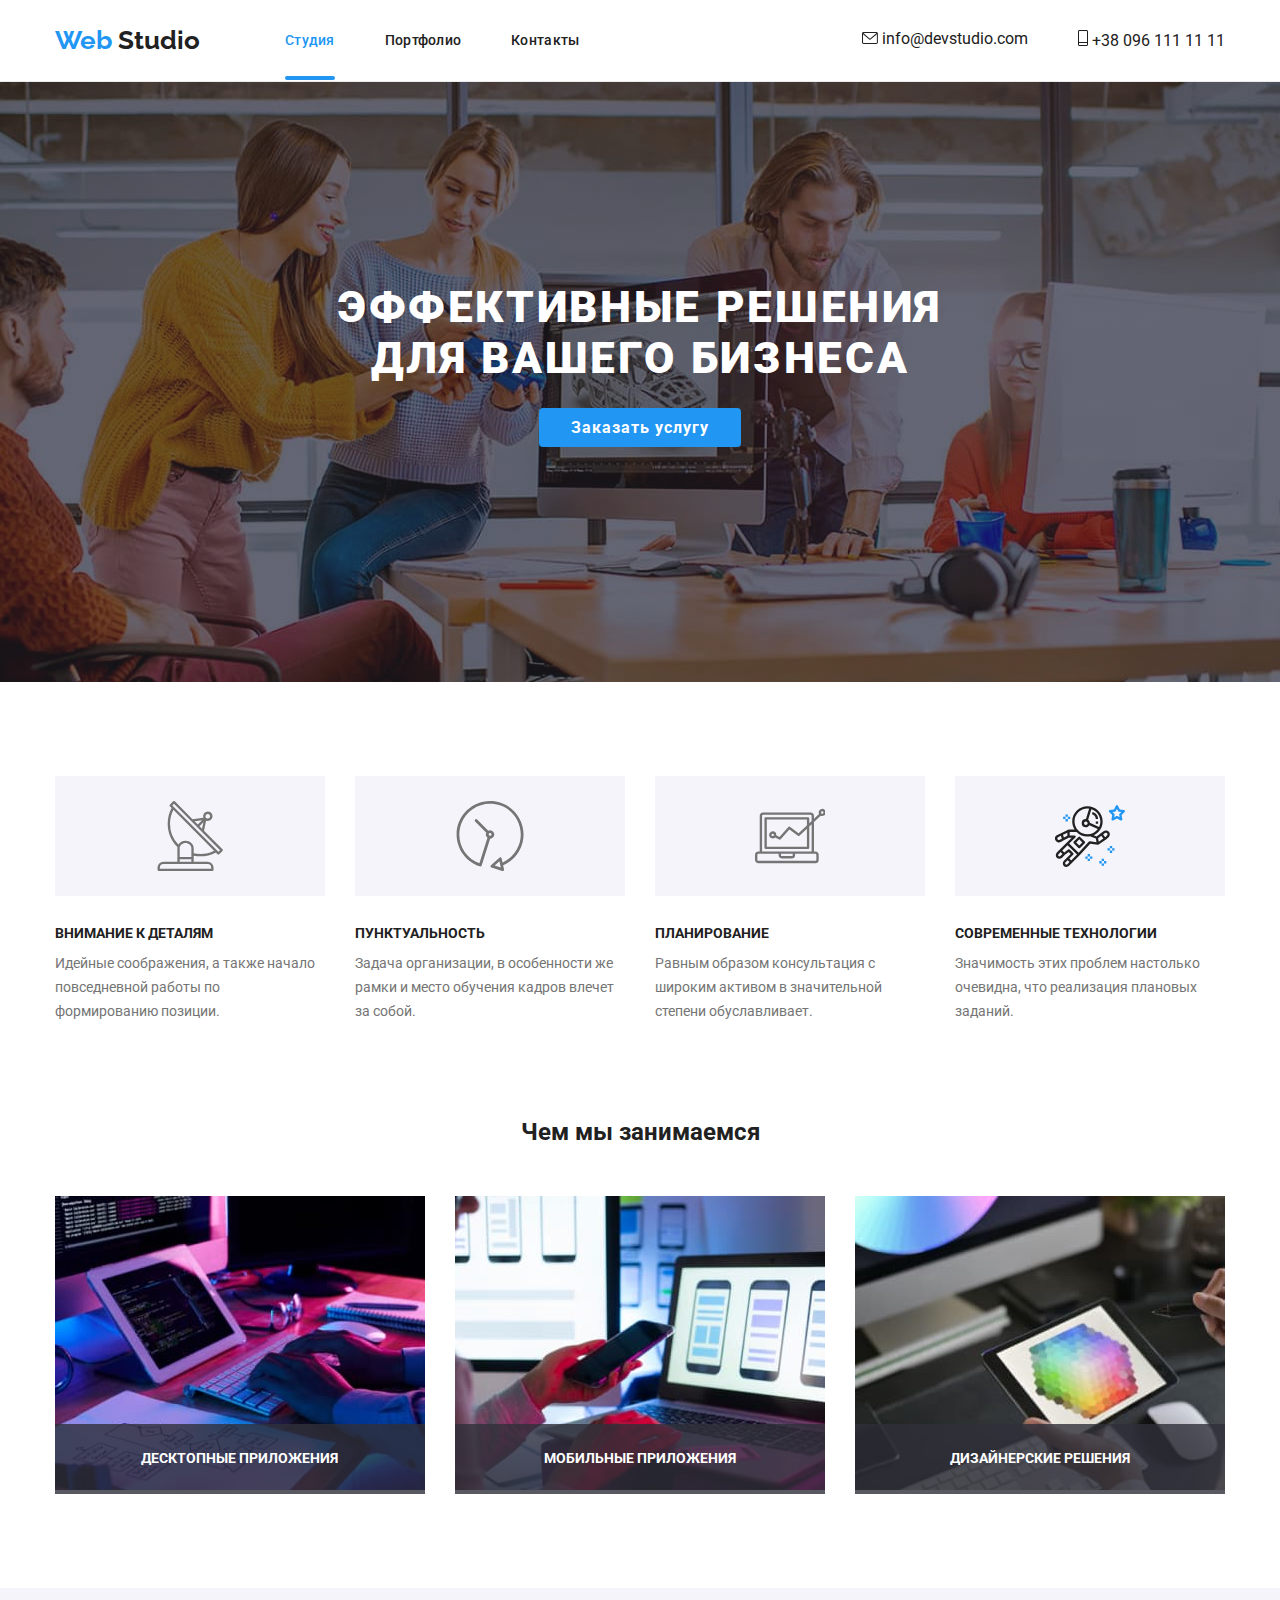
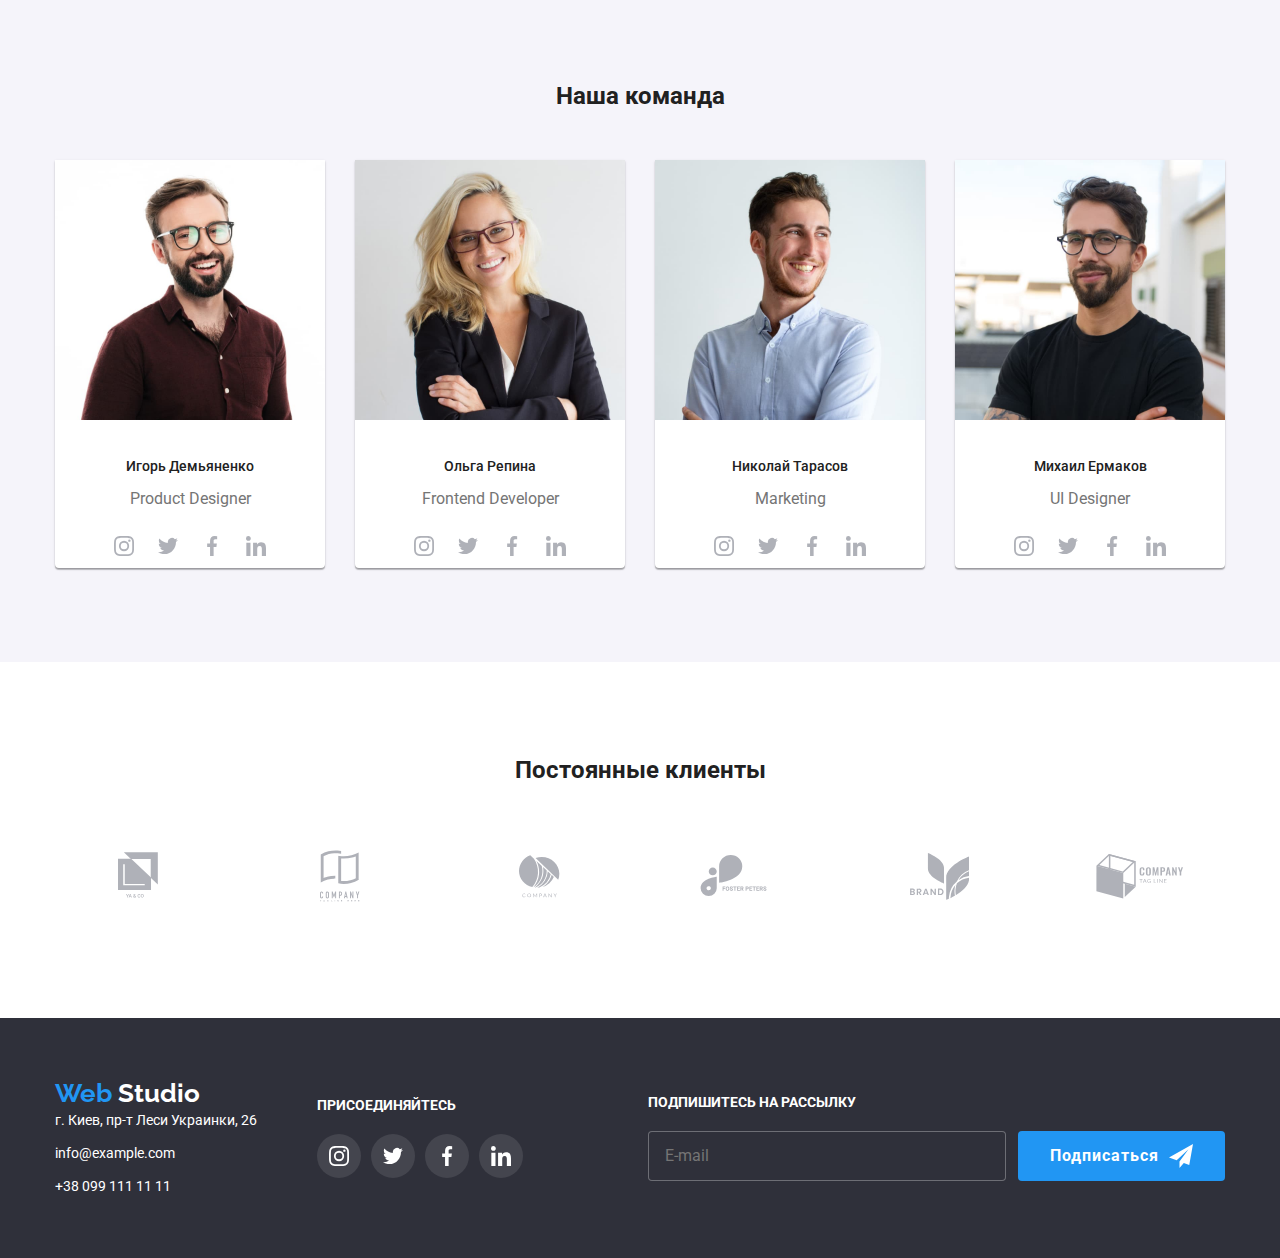
<file: index.html>
<!DOCTYPE html>
<html lang="ru">
  <head>
    <meta charset="UTF-8" />
    <meta name="viewport" content="width=device-width, initial-scale=1.0" />
    <title>Студия</title>
    <link
      href="https://fonts.googleapis.com/css2?family=Raleway:wght@700&family=Roboto:wght@400;500;700;900&display=swap"
      rel="stylesheet"
    />
    <link rel="stylesheet" href="./css/normalize.css" />
    <link rel="stylesheet" href="./css/styles.css" />
  </head>

  <body>
    <header class="page-header">
      <div class="container flexbox page-content">
        <a class="logo link" href="./">
          <span>
            <span class="web"> Web </span>
            <span class="studio">Studio</span>
          </span>
        </a>

        <nav class="navigation">
          <ul class="site-nav list menu-list">
            <li class="menu-item">
              <a href="#" class="link current">Студия</a>
            </li>
            <li class="menu-item">
              <a href="./portfolio.html" class="link">Портфолио</a>
            </li>
            <li class="menu-item"><a href="#" class="link">Контакты</a></li>
          </ul>
        </nav>
        <div class="contact-us">
          <a href="mailto:info@devstudio.com" class="mail-link link">
            <svg class="adv-svg" width="16" height="12">
              <use href="./svg-optimized/sprite-t.svg#icon-envelope"></use>
            </svg>
            info@devstudio.com</a
          >

          <a href="tel:+380961111111" class="tel-link link">
            <svg class="adv-svg" width="10" height="16">
              <use href="./svg-optimized/sprite-t.svg#icon-mobile"></use>
            </svg>
            +38 096 111 11 11</a
          >
        </div>
      </div>
    </header>
    <main>
      <section class="hero">
        <div class="hero-content">
          <h1 class="hero-title">
            Эффективные решения <br />
            для вашего бизнеса
          </h1>
          <a class="button link" data-modal-open href="#">Заказать услугу</a>
        </div>
      </section>
      <section class="section section-padding advantage">
        <div class="container flexbox">
          <h2 class="section-title visually-hidden">Наши преимущества</h2>
          <ul class="list advantage-list">
            <li class="advantage-item">
              <div class="adv-icon">
                <svg class="adv-svg" width="70" height="70">
                  <use href="./svg-optimized/sprite-t.svg#icon-satellite"></use>
                </svg>
              </div>

              <h3 class="advantage-title">Внимание к деталям</h3>
              <p class="advantage-text">
                Идейные соображения, а также начало повседневной работы по
                формированию позиции.
              </p>
            </li>
            <li class="advantage-item">
              <div class="adv-icon">
                <svg class="adv-svg" width="70" height="70">
                  <use href="./svg-optimized/sprite-t.svg#icon-clock"></use>
                </svg>
              </div>
              <h3 class="advantage-title">Пунктуальность</h3>
              <p class="advantage-text">
                Задача организации, в особенности же рамки и место обучения
                кадров влечет за собой.
              </p>
            </li>
            <li class="advantage-item">
              <div class="adv-icon">
                <svg class="adv-svg" width="70" height="70">
                  <use href="./svg-optimized/sprite-t.svg#icon-diagram"></use>
                </svg>
              </div>
              <h3 class="advantage-title">Планирование</h3>
              <p class="advantage-text">
                Равным образом консультация с широким активом в значительной
                степени обуславливает.
              </p>
            </li>
            <li class="advantage-item">
              <div class="adv-icon">
                <svg class="adv-svg" width="70" height="70">
                  <use href="./svg-optimized/sprite-t.svg#icon-astronaut"></use>
                </svg>
              </div>
              <h3 class="advantage-title">Современные технологии</h3>
              <p class="advantage-text">
                Значимость этих проблем настолько очевидна, что реализация
                плановых заданий.
              </p>
            </li>
          </ul>
        </div>
      </section>
      <section class="section padding-bottom occupations">
        <div class="container">
          <h2 class="section-title">Чем мы занимаемся</h2>
          <ul class="list occupations-list">
            <li class="occupations-item">
              <div class="adv-box">
                <img src="./images/we-do-1.jpg" alt="Десктопные приложения" />
                <p class="work-title">Десктопные приложения</p>
              </div>
            </li>
            <li class="occupations-item">
              <div class="adv-box">
                <img src="./images/we-do-2.jpg" alt="Мобильные приложения" />
                <p class="work-title">Мобильные приложения</p>
              </div>
            </li>
            <li class="occupations-item">
              <div class="adv-box">
                <img src="./images/we-do-3.jpg" alt="Дизайнерские решения" />
                <p class="work-title">Дизайнерские решения</p>
              </div>
            </li>
          </ul>
        </div>
      </section>
      <section class="section team-background section-padding members">
        <div class="container">
          <h2 class="section-title">Наша команда</h2>
          <ul class="list members-list">
            <li class="members-item">
              <img
                src="./images/team-member-1.jpg"
                alt="Игорь Демьяненко"
                width="270"
                height="260"
              />
              <h3 class="team">Игорь Демьяненко</h3>
              <p class="team-position" lang="en">Product Designer</p>
              <ul class="socials-list list">
                <li class="team-social">
                  <a
                    class="social-item"
                    href="https://www.instagram.com/"
                    target="_blank"
                    rel="noopener noreferrer"
                    aria-label="ссылка Instagram"
                  >
                    <svg class="social-svg" width="20" height="20">
                      <use
                        href="./svg-optimized/sprite-t.svg#icon-instagram"
                      ></use>
                    </svg>
                  </a>
                </li>
                <li class="team-social">
                  <a
                    class="social-item"
                    href="https://www.twitter.com"
                    target="_blank"
                    rel="noopener noreferrer"
                    aria-label="ссылка Twitter"
                  >
                    <svg class="social-svg" width="20" height="20">
                      <use
                        href="./svg-optimized/sprite-t.svg#icon-twitter"
                      ></use>
                    </svg>
                  </a>
                </li>
                <li class="team-social">
                  <a
                    class="social-item"
                    href="https://www.facebook.com"
                    target="_blank"
                    rel="noopener noreferrer"
                    aria-label="ссылка Facebook"
                  >
                    <svg class="social-svg" width="20" height="20">
                      <use
                        href="./svg-optimized/sprite-t.svg#icon-facebook"
                      ></use>
                    </svg>
                  </a>
                </li>
                <li class="team-social">
                  <a
                    class="social-item"
                    href="https://www.linkedin.com"
                    target="_blank"
                    rel="noopener noreferrer"
                    aria-label="ссылка LinkedIn"
                  >
                    <svg class="social-svg" width="20" height="20">
                      <use
                        href="./svg-optimized/sprite-t.svg#icon-linkedin"
                      ></use>
                    </svg>
                  </a>
                </li>
              </ul>
            </li>
            <li class="members-item">
              <img
                src="./images/team-member-2.jpg"
                alt="Ольга Репина"
                width="270"
                height="260"
              />
              <h3 class="team">Ольга Репина</h3>
              <p class="team-position" lang="en">Frontend Developer</p>
              <ul class="socials-list list">
                <li class="team-social">
                  <a
                    class="social-item"
                    href="https://www.instagram.com/"
                    target="_blank"
                    rel="noopener noreferrer"
                    aria-label="ссылка Instagram"
                  >
                    <svg class="social-svg" width="20" height="20">
                      <use
                        href="./svg-optimized/sprite-t.svg#icon-instagram"
                      ></use>
                    </svg>
                  </a>
                </li>
                <li class="team-social">
                  <a
                    class="social-item"
                    href="https://www.twitter.com"
                    target="_blank"
                    rel="noopener noreferrer"
                    aria-label="ссылка Twitter"
                  >
                    <svg class="social-svg" width="20" height="20">
                      <use
                        href="./svg-optimized/sprite-t.svg#icon-twitter"
                      ></use>
                    </svg>
                  </a>
                </li>
                <li class="team-social">
                  <a
                    class="social-item"
                    href="https://www.facebook.com"
                    target="_blank"
                    rel="noopener noreferrer"
                    aria-label="ссылка Facebook"
                  >
                    <svg class="social-svg" width="20" height="20">
                      <use
                        href="./svg-optimized/sprite-t.svg#icon-facebook"
                      ></use>
                    </svg>
                  </a>
                </li>
                <li class="team-social">
                  <a
                    class="social-item"
                    href="https://www.linkedin.com"
                    target="_blank"
                    rel="noopener noreferrer"
                    aria-label="ссылка LinkedIn"
                  >
                    <svg class="social-svg" width="20" height="20">
                      <use
                        href="./svg-optimized/sprite-t.svg#icon-linkedin"
                      ></use>
                    </svg>
                  </a>
                </li>
              </ul>
            </li>
            <li class="members-item">
              <img
                src="./images/team-member-3.jpg"
                alt="Николай Тарасов"
                width="270"
                height="260"
              />
              <h3 class="team">Николай Тарасов</h3>
              <p class="team-position" lang="en">Marketing</p>
              <ul class="socials-list list">
                <li class="team-social">
                  <a
                    class="social-item"
                    href="https://www.instagram.com/"
                    target="_blank"
                    rel="noopener noreferrer"
                    aria-label="ссылка Instagram"
                  >
                    <svg class="social-svg" width="20" height="20">
                      <use
                        href="./svg-optimized/sprite-t.svg#icon-instagram"
                      ></use>
                    </svg>
                  </a>
                </li>
                <li class="team-social">
                  <a
                    class="social-item"
                    href="https://www.twitter.com"
                    target="_blank"
                    rel="noopener noreferrer"
                    aria-label="ссылка Twitter"
                  >
                    <svg class="social-svg" width="20" height="20">
                      <use
                        href="./svg-optimized/sprite-t.svg#icon-twitter"
                      ></use>
                    </svg>
                  </a>
                </li>
                <li class="team-social">
                  <a
                    class="social-item"
                    href="https://www.facebook.com"
                    target="_blank"
                    rel="noopener noreferrer"
                    aria-label="ссылка Facebook"
                  >
                    <svg class="social-svg" width="20" height="20">
                      <use
                        href="./svg-optimized/sprite-t.svg#icon-facebook"
                      ></use>
                    </svg>
                  </a>
                </li>
                <li class="team-social">
                  <a
                    class="social-item"
                    href="https://www.linkedin.com"
                    target="_blank"
                    rel="noopener noreferrer"
                    aria-label="ссылка LinkedIn"
                  >
                    <svg class="social-svg" width="20" height="20">
                      <use
                        href="./svg-optimized/sprite-t.svg#icon-linkedin"
                      ></use>
                    </svg>
                  </a>
                </li>
              </ul>
            </li>

            <li class="members-item">
              <img
                src="./images/team-member-4.jpg"
                alt="Михаил Ермаков"
                width="270"
                height="260"
              />
              <h3 class="team">Михаил Ермаков</h3>
              <p class="team-position" lang="en">UI Designer</p>
              <ul class="socials-list list">
                <li class="team-social">
                  <a
                    class="social-item"
                    href="https://www.instagram.com/"
                    target="_blank"
                    rel="noopener noreferrer"
                    aria-label="ссылка Instagram"
                  >
                    <svg class="social-svg" width="20" height="20">
                      <use
                        href="./svg-optimized/sprite-t.svg#icon-instagram"
                      ></use>
                    </svg>
                  </a>
                </li>
                <li class="team-social">
                  <a
                    class="social-item"
                    href="https://www.twitter.com"
                    target="_blank"
                    rel="noopener noreferrer"
                    aria-label="ссылка Twitter"
                  >
                    <svg class="social-svg" width="20" height="20">
                      <use
                        href="./svg-optimized/sprite-t.svg#icon-twitter"
                      ></use>
                    </svg>
                  </a>
                </li>
                <li class="team-social">
                  <a
                    class="social-item"
                    href="https://www.facebook.com"
                    target="_blank"
                    rel="noopener noreferrer"
                    aria-label="ссылка Facebook"
                  >
                    <svg class="social-svg" width="20" height="20">
                      <use
                        href="./svg-optimized/sprite-t.svg#icon-facebook"
                      ></use>
                    </svg>
                  </a>
                </li>
                <li class="team-social">
                  <a
                    class="social-item"
                    href="https://www.linkedin.com"
                    target="_blank"
                    rel="noopener noreferrer"
                    aria-label="ссылка LinkedIn"
                  >
                    <svg class="social-svg" width="20" height="20">
                      <use
                        href="./svg-optimized/sprite-t.svg#icon-linkedin"
                      ></use>
                    </svg>
                  </a>
                </li>
              </ul>
            </li>
          </ul>
        </div>
      </section>
      <section class="section clients section-padding">
        <div class="container">
          <h2 class="section-title">Постоянные клиенты</h2>
          <ul class="list clients-list">
            <li class="clients-item">
              <a class="clients-link" href="">
                <svg class="adv-svg" width="44" height="49">
                  <use href="./svg-optimized/sprite-t.svg#icon-client1"></use>
                </svg>
              </a>
              <!-- <img src="./images/client-1.png" alt="Client-1" /> -->
            </li>
            <li class="clients-item">
              <a class="clients-link" href="">
                <svg class="adv-svg" width="40" height="52">
                  <use href="./svg-optimized/sprite-t.svg#icon-client2"></use>
                </svg>
              </a>
              <!-- <img src="./images/client-2.png" alt="Client-2" /> -->
            </li>
            <li class="clients-item">
              <a class="clients-link" href="">
                <svg class="adv-svg" width="41" height="43">
                  <use href="./svg-optimized/sprite-t.svg#icon-client3"></use>
                </svg>
              </a>
              <!-- <img src="./images/client-3.png" alt="Client-3" /> -->
            </li>
            <li class="clients-item">
              <a class="clients-link" href="">
                <svg class="adv-svg" width="80" height="42">
                  <use href="./svg-optimized/sprite-t.svg#icon-client4"></use>
                </svg>
              </a>
              <!-- <img src="./images/client-4.png" alt="Client-4" /> -->
            </li>
            <li class="clients-item">
              <a class="clients-link" href="">
                <svg class="adv-svg" width="59" height="47">
                  <use href="./svg-optimized/sprite-t.svg#icon-client5"></use>
                </svg>
              </a>
              <!-- <img src="./images/client-5.png" alt="Client-5" /> -->
            </li>
            <li class="clients-item">
              <a class="clients-link" href="">
                <svg class="adv-svg" width="88" height="45">
                  <use href="./svg-optimized/sprite-t.svg#icon-client6"></use>
                </svg>
              </a>
              <!-- <img src="./images/client-6.png" alt="Client-6" /> -->
            </li>
          </ul>
        </div>
      </section>
    </main>
    <footer class="footer">
      <div class="container footer-flex">
        <div class="footer-info">
          <a class="link logo logo-footer" href="./"
            ><span class="web"> Web </span>
            <span class="studio-footer"> Studio </span></a
          >
          <address>
            <ul class="list contacts">
              <li class="contacts-item">
                <a
                  href="https://goo.gl/maps/ffvtFqzXijoDNauG9"
                  target="_blank"
                  rel="noopener noreferrer"
                  class="link"
                  >г. Киев, пр-т Леси Украинки, 26</a
                >
              </li>
              <li class="contacts-item">
                <a href="mailto:info@example.com " class="link"
                  >info@example.com</a
                >
              </li>
              <li class="contacts-item">
                <a href="tel:+380991111111" class="link">+38 099 111 11 11</a>
              </li>
            </ul>
          </address>
        </div>
        <div class="footer-join">
          <p class="call">Присоединяйтесь</p>
          <ul class="join-list list">
            <li class="footer-social">
              <a
                class="link social-item"
                href="https://www.instagram.com/"
                target="_blank"
                rel="noopener noreferrer"
                aria-label="ссылка Инстаграм"
              >
                <svg class="footer-svg" width="20" height="20">
                  <use href="./svg-optimized/sprite-t.svg#icon-instagram"></use>
                </svg>
              </a>
            </li>
            <li class="footer-social">
              <a
                class="link social-item"
                href="https://twitter.com/"
                target="_blank"
                rel="noopener noreferrer"
                aria-label="ссылка Твиттер"
              >
                <svg class="footer-svg" width="20" height="20">
                  <use href="./svg-optimized/sprite-t.svg#icon-twitter"></use>
                </svg>
              </a>
            </li>
            <li class="footer-social">
              <a
                class="link social-item"
                href="https://facebook.com/"
                target="_blank"
                rel="noopener noreferrer"
                aria-label="ссылка Фейсбук"
              >
                <svg class="footer-svg" width="20" height="20">
                  <use href="./svg-optimized/sprite-t.svg#icon-facebook"></use>
                </svg>
              </a>
            </li>
            <li class="footer-social">
              <a
                class="link social-item"
                href="https://www.linkedin.com/"
                target="_blank"
                rel="noopener noreferrer"
                aria-label="ссылка Линкедин"
              >
                <svg class="footer-svg" width="20" height="20">
                  <use href="./svg-optimized/sprite-t.svg#icon-linkedin"></use>
                </svg>
              </a>
            </li>
          </ul>
        </div>

        <form class="subscribe">
          <div class="text-form">
            <p class="call">Подпишитесь на рассылку</p>
            <div class="form-content">
              <div class="form-email">
                <input type="email" name="email" placeholder="E-mail" />
              </div>
              <div class="form-button">
                <button class="button centre" type="submit">
                  Подписаться
                  <svg class="adv-svg send-svg" width="24" height="24">
                    <use
                      href="./svg-optimized/sprite-form-opti.svg#icon-send-icon"
                    ></use>
                  </svg>
                </button>
              </div>
            </div>
          </div>
        </form>
      </div>
    </footer>
    <div class="backdrop is-hidden" data-modal>
      <div class="modal">
        <form class="registration-form">
          <button class="btn-close" data-modal-close>
            <svg width="18" height="18">
              <use href="./svg-optimized/close-black.svg"></use>
            </svg>
          </button>

          <p class="message">Оставьте свои данные, мы вам перезвоним</p>
          <div class="form-field">
            <label class="form-field-label" for="user-name">Имя</label>
            <input
              class="form-field-input"
              type="text"
              name="user-name"
              id="user-name"
            />
            <svg class="form-field-icon" width="18" height="18">
              <use
                href="./svg-optimized/sprite-form-opti.svg#icon-person-icon"
              ></use>
            </svg>
          </div>
          <div class="form-field">
            <label class="form-field-label" for="user-tel">Телефон</label>
            <input
              class="form-field-input"
              type="tel"
              name="user-tel"
              id="user-tel"
            />
            <svg class="form-field-icon" width="18" height="18">
              <use
                href="./svg-optimized/sprite-form-opti.svg#icon-phone-icon"
              ></use>
            </svg>
          </div>
          <div class="form-field">
            <label class="form-field-label" for="user-email">Почта</label>
            <input
              class="form-field-input"
              type="email"
              name="user-email"
              id="user-email"
            />
            <svg class="form-field-icon" width="18" height="16">
              <use
                href="./svg-optimized/sprite-form-opti.svg#icon-email-icon"
              ></use>
            </svg>
          </div>
          <div class="form-field">
            <label class="form-field-label" for="comments">Комментарий</label>
            <textarea
              class="form-field-comment"
              name="comments"
              id="comments"
              cols="40"
              rows="5"
              placeholder="Введите текст"
            ></textarea>
          </div>
          <label class="policy">
            <input class="checkbox" type="checkbox" name="policy" id="policy" />
            <span class="checkbox-icon"></span>
            <span class="policy-text">
              Соглашаюсь с рассылкой и принимаю
              <a href="">Условия договора</a>
            </span>
          </label>

          <button class="btn-submit button" type="submit">Отправить</button>
        </form>
      </div>
    </div>
    <script src="./js/modal.js"></script>
  </body>
</html>
</file>
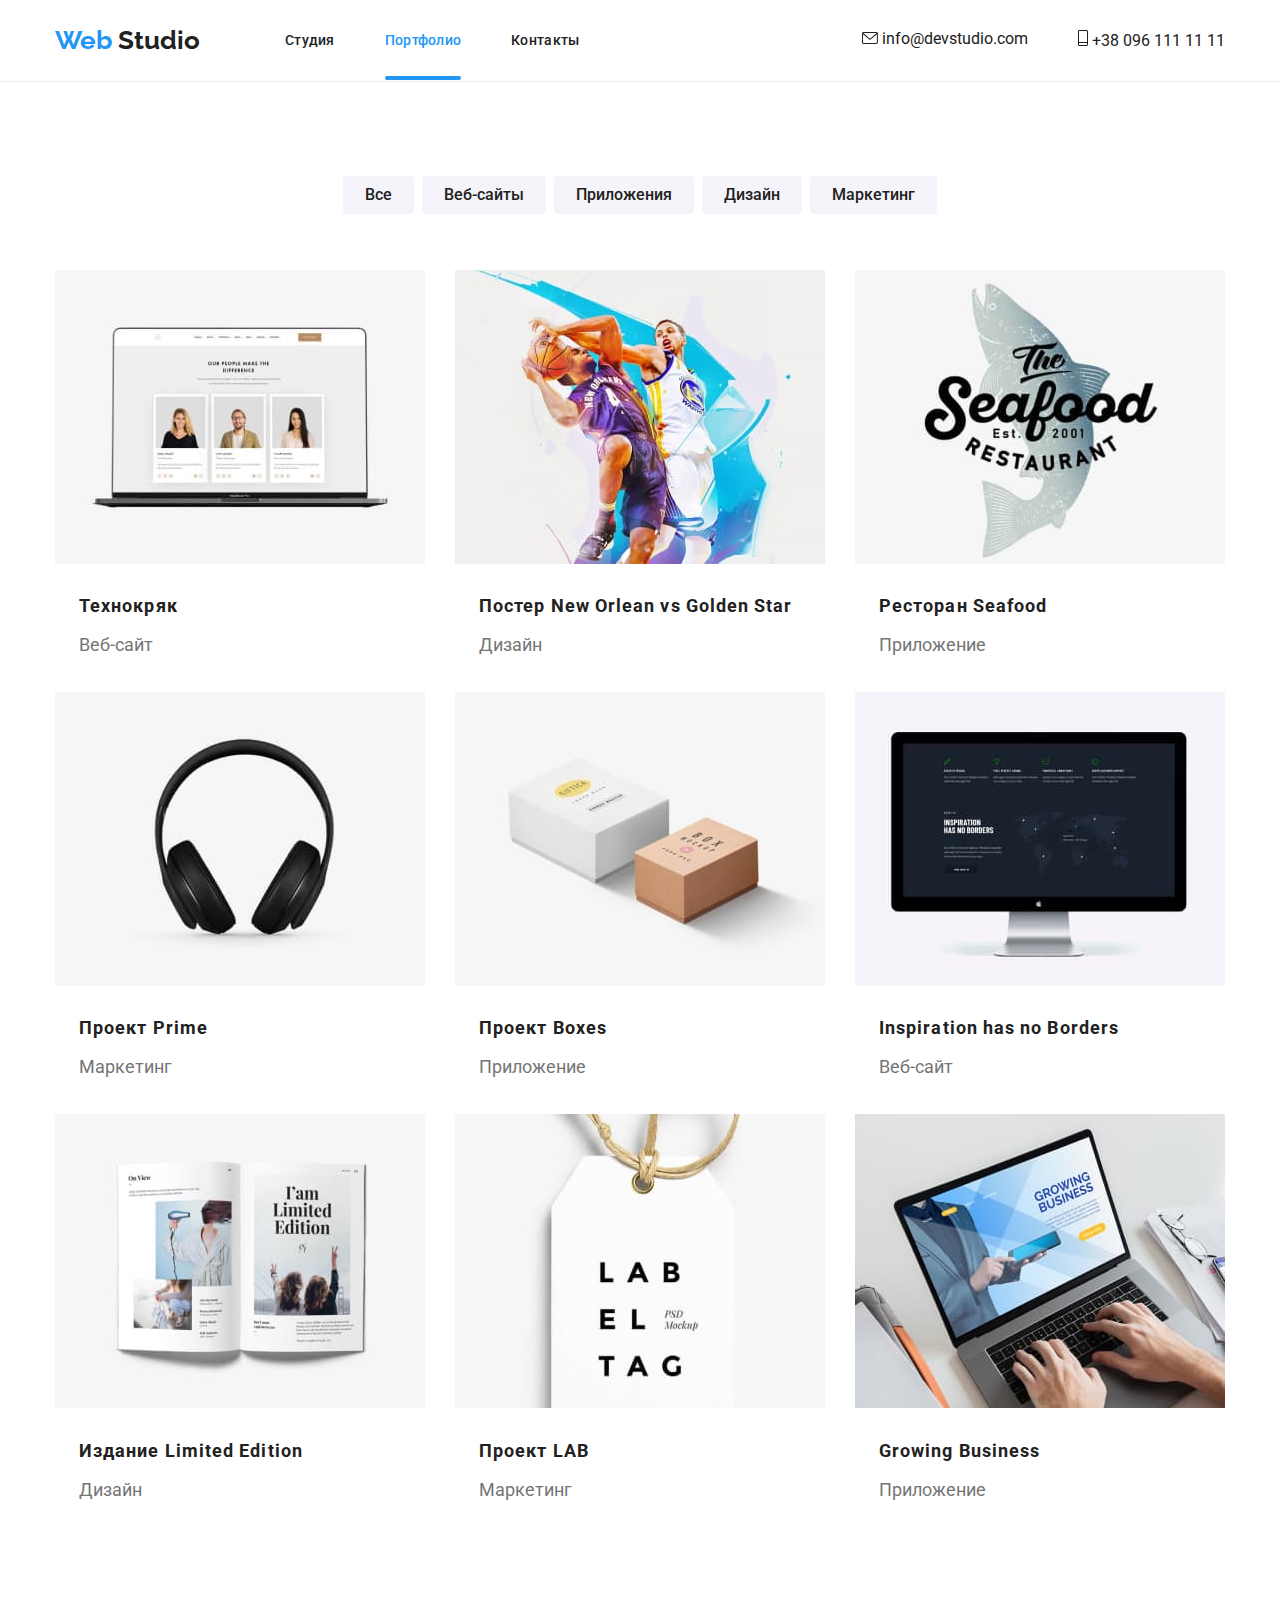
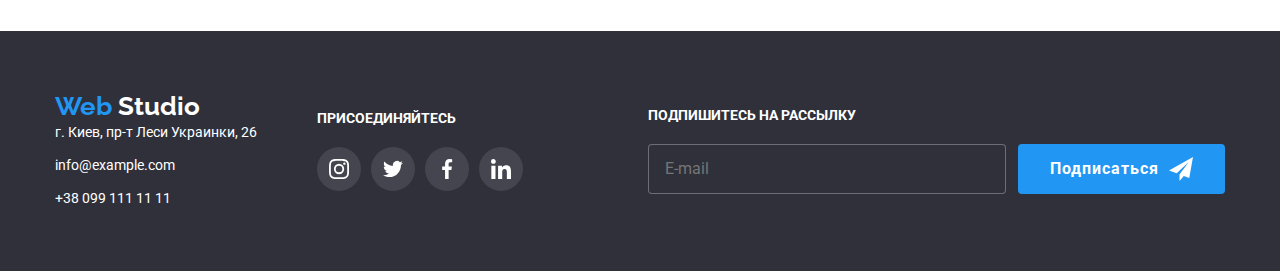
<file: portfolio.html>
<!DOCTYPE html>
<html lang="ru">
  <head>
    <meta charset="UTF-8" />
    <meta name="viewport" content="width=device-width, initial-scale=1.0" />
    <title lang="en">Portfolio</title>
    <link
      href="https://fonts.googleapis.com/css2?family=Raleway:wght@700&family=Roboto:wght@400;500;700;900&display=swap"
      rel="stylesheet"
    />
    <link
      href="https://fonts.googleapis.com/css2?family=Raleway:wght@700&family=Roboto:wght@400;500;700&display=swap"
      rel="stylesheet"
    />
    <link rel="stylesheet" href="./css/normalize.css" />
    <link rel="stylesheet" href="./css/styles.css" />
  </head>
  <body>
    <header class="page-header">
      <div class="container flexbox page-content">
        <a class="logo link" href="./">
          <span>
            <span class="web"> Web </span>
            <span class="studio">Studio</span>
          </span>
        </a>

        <nav class="navigation">
          <ul class="site-nav list menu-list">
            <li class="menu-item">
              <a href="#" class="link">Студия</a>
            </li>
            <li class="menu-item">
              <a href="./portfolio.html" class="link current">Портфолио</a>
            </li>
            <li class="menu-item"><a href="#" class="link">Контакты</a></li>
          </ul>
        </nav>
        <div class="contact-us">
          <a href="mailto:info@devstudio.com" class="mail-link link">
            <svg class="adv-svg" width="16" height="12">
              <use href="./svg-optimized/sprite-t.svg#icon-envelope"></use>
            </svg>
            info@devstudio.com</a
          >
          <a href="tel:+380961111111" class="tel-link link">
            <svg class="adv-svg" width="10" height="16">
              <use href="./svg-optimized/sprite-t.svg#icon-mobile"></use>
            </svg>
            +38 096 111 11 11</a
          >
        </div>
      </div>
    </header>
    <main>
      <section class="section section-padding">
        <div class="container">
          <h1 hidden>Portfolio</h1>
          <ul class="list button-list">
            <li class="button-item">
              <button class="button-filter" type="button">Все</button>
            </li>
            <li class="button-item">
              <button class="button-filter" type="button">Веб-сайты</button>
            </li>
            <li class="button-item">
              <button class="button-filter" type="button">Приложения</button>
            </li>
            <li class="button-item">
              <button class="button-filter" type="button">Дизайн</button>
            </li>
            <li class="button-item">
              <button class="button-filter" type="button">Маркетинг</button>
            </li>
          </ul>
          <h2 hidden>Project examples</h2>
          <ul class="list project-list">
            <li class="project-item">
              <a class="link" href="">
                <div class="box-project">
                  <img
                    src="./images/img1-optimized.jpg"
                    alt="Технокряк"
                    width="370"
                    height="294"
                  />
                  <p class="project-text">
                    Технокряк это современная площадка распространения
                    коронавируса. Компании используют эту платформу для
                    цифрового шпионажа и атак на защищённые сервера конкурентов.
                  </p>
                </div>
                <h3 class="project-title">Технокряк</h3>
                <p class="project-type">Веб-сайт</p>
              </a>
            </li>
            <li class="project-item">
              <a class="link" href="">
                <img
                  src="./images/img2-optimized.jpg"
                  alt="Постер New Orlean vs Golden Star"
                  width="370"
                  height="294"
                />
                <h3 class="project-title">Постер New Orlean vs Golden Star</h3>
                <p class="project-type">Дизайн</p>
                <p class="project-text visually-hidden">
                  Lorem ipsum, dolor sit amet consectetur adipisicing elit.
                  Repellat quaerat odit ratione pariatur provident eaque quo
                  exercitationem ab eius ut.
                </p>
              </a>
            </li>

            <li class="project-item">
              <a class="link" href="">
                <img
                  src="./images/img3-optimized.jpg"
                  alt="Ресторан Seafood"
                  width="370"
                  height="294"
                />
                <h3 class="project-title">Ресторан Seafood</h3>
                <p class="project-type">Приложение</p>
                <p class="project-text visually-hidden">
                  Lorem, ipsum dolor sit amet consectetur adipisicing elit. Ut,
                  nostrum ad, consequuntur adipisci aliquid placeat velit
                  accusantium reiciendis sed consequatur itaque illum quia,
                  facilis veritatis!
                </p>
              </a>
            </li>
            <li class="project-item">
              <a class="link" href="">
                <img
                  src="./images/img4-optimized.jpg"
                  alt="Проект Prime"
                  width="370"
                  height="294"
                />
                <h3 class="project-title">Проект Prime</h3>
                <p class="project-type">Маркетинг</p>
                <p class="project-text visually-hidden">
                  Lorem ipsum dolor, sit amet consectetur adipisicing elit.
                  Recusandae quibusdam eum quos nisi dolore nulla maiores
                  voluptatibus libero, nemo blanditiis! Eius sequi molestiae
                  consequuntur error!
                </p>
              </a>
            </li>
            <li class="project-item">
              <a class="link" href="">
                <img
                  src="./images/img5-optimized.jpg"
                  alt="Проект Boxes"
                  width="370"
                  height="294"
                />
                <h3 class="project-title">Проект Boxes</h3>
                <p class="project-type">Приложение</p>
                <p class="project-text visually-hidden">
                  Lorem ipsum dolor sit amet consectetur adipisicing elit.
                  Perferendis similique molestiae mollitia autem, nemo fuga
                  dicta eaque aspernatur maxime numquam reprehenderit illum, sit
                  obcaecati adipisci.
                </p>
              </a>
            </li>
            <li class="project-item">
              <a class="link" href="">
                <img
                  src="./images/img6-optimized.jpg"
                  alt="Inspiration has no Borders"
                  width="370"
                  height="294"
                />
                <h3 class="project-title">Inspiration has no Borders</h3>
                <p class="project-type">Веб-сайт</p>
                <p class="project-text visually-hidden">
                  Lorem ipsum dolor sit amet consectetur adipisicing elit.
                  Aperiam, odio eveniet esse minus commodi doloribus dolor
                  laudantium fuga consequuntur voluptatem! Ab labore hic qui
                  nemo?
                </p>
              </a>
            </li>
            <li class="project-item">
              <a class="link" href="">
                <img
                  src="./images/img7-optimized.jpg"
                  alt="Издание Limited Edition"
                  width="370"
                  height="294"
                />
                <h3 class="project-title">Издание Limited Edition</h3>
                <p class="project-type">Дизайн</p>
                <p class="project-text visually-hidden">
                  Lorem ipsum dolor sit amet consectetur adipisicing elit.
                  Architecto at, perspiciatis quae libero ab nam asperiores
                  nulla distinctio eius obcaecati quia culpa odio fugit
                  voluptates.
                </p>
              </a>
            </li>
            <li class="project-item">
              <a class="link" href="">
                <img
                  src="./images/img8-optimized.jpg"
                  alt="Технокряк"
                  width="370"
                  height="294"
                />
                <h3 class="project-title">Проект LAB</h3>
                <p class="project-type">Маркетинг</p>
                <p class="project-text visually-hidden">
                  Lorem ipsum dolor sit amet, consectetur adipisicing elit.
                  Distinctio, dignissimos quaerat facere voluptatibus, dolorem
                  molestiae molestias consectetur hic ex non suscipit animi
                  vitae saepe porro!
                </p>
              </a>
            </li>
            <li class="project-item">
              <a class="link" href="">
                <img
                  src="./images/img9-optimized.jpg "
                  alt="Growing Business"
                  width="370"
                  height="294"
                />
                <h3 class="project-title">Growing Business</h3>
                <p class="project-type">Приложение</p>
                <p class="project-text visually-hidden">
                  Lorem, ipsum dolor sit amet consectetur adipisicing elit.
                  Debitis aperiam voluptatem error voluptatum vero saepe
                  aspernatur sequi, aliquam doloremque eaque maiores quo tenetur
                  consequatur quod.
                </p>
              </a>
            </li>
          </ul>
        </div>
      </section>
    </main>
    <footer class="footer">
      <div class="container footer-flex">
        <div class="footer-info">
          <a class="link logo logo-footer" href="./"
            ><span class="web"> Web </span>
            <span class="studio-footer"> Studio </span></a
          >
          <address>
            <ul class="list contacts">
              <li class="contacts-item">
                <a
                  href="https://goo.gl/maps/ffvtFqzXijoDNauG9"
                  target="_blank"
                  rel="noopener noreferrer"
                  class="link"
                  >г. Киев, пр-т Леси Украинки, 26</a
                >
              </li>
              <li class="contacts-item">
                <a href="mailto:info@example.com " class="link"
                  >info@example.com</a
                >
              </li>
              <li class="contacts-item">
                <a href="tel:+380991111111" class="link">+38 099 111 11 11</a>
              </li>
            </ul>
          </address>
        </div>
        <div class="footer-join">
          <p class="call">Присоединяйтесь</p>
          <ul class="join-list list">
            <li class="footer-social">
              <a
                class="link social-item"
                href="https://www.instagram.com/"
                target="_blank"
                rel="noopener noreferrer"
                aria-label="ссылка Инстаграм"
              >
                <svg class="footer-svg" width="20" height="20">
                  <use href="./svg-optimized/sprite-t.svg#icon-instagram"></use>
                </svg>
              </a>
            </li>
            <li class="footer-social">
              <a
                class="link social-item"
                href="https://twitter.com/"
                target="_blank"
                rel="noopener noreferrer"
                aria-label="ссылка Твиттер"
              >
                <svg class="footer-svg" width="20" height="20">
                  <use href="./svg-optimized/sprite-t.svg#icon-twitter"></use>
                </svg>
              </a>
            </li>
            <li class="footer-social">
              <a
                class="link social-item"
                href="https://facebook.com/"
                target="_blank"
                rel="noopener noreferrer"
                aria-label="ссылка Фейсбук"
              >
                <svg class="footer-svg" width="20" height="20">
                  <use href="./svg-optimized/sprite-t.svg#icon-facebook"></use>
                </svg>
              </a>
            </li>
            <li class="footer-social">
              <a
                class="link social-item"
                href="https://www.linkedin.com/"
                target="_blank"
                rel="noopener noreferrer"
                aria-label="ссылка Линкедин"
              >
                <svg class="footer-svg" width="20" height="20">
                  <use href="./svg-optimized/sprite-t.svg#icon-linkedin"></use>
                </svg>
              </a>
            </li>
          </ul>
        </div>
        <form class="subscribe">
          <div class="text-form">
            <p class="call">Подпишитесь на рассылку</p>
            <div class="form-content">
              <div class="form-email">
                <input type="email" name="email" placeholder="E-mail" />
              </div>
              <div class="form-button">
                <button class="button centre" type="submit">
                  Подписаться
                  <svg class="adv-svg send-svg" width="24" height="24">
                    <use
                      href="./svg-optimized/sprite-form-opti.svg#icon-send-icon"
                    ></use>
                  </svg>
                </button>
              </div>
            </div>
          </div>
        </form>
      </div>
    </footer>
  </body>
</html>
</file>
<file: css/styles.css>
/*
Font-family:
Logo:Raleway 700
Text: Roboto 400, 500, 700
*/

/*
Palette:
title-color:#212121;
text-colour:#757575;
white-color:#FFFFFF;
accent-color:#2196F3;
*/

:root {
  --title-color: #212121;
  --text-color: #757575;
  --white-color: #ffffff;
  --accent-color: #2196f3;
  --team-color: #f5f4fa;
  --clients-color: #e5e5e5;
}

html {
  box-sizing: border-box;
}
*,
*::before,
*::after {
  box-sizing: inherit;
}

body {
  margin: 0;
  color: var(--text-color);
  background-color: var(--white-color);

  font-family: roboto, sans-serif;
}

h1,
h2,
h3,
p {
  margin-top: 0;
  margin-bottom: 0;
}

.container {
  width: 1200px;
  padding-left: 15px;
  padding-right: 15px;
  margin-left: auto;
  margin-right: auto;
  /* outline: 2px solid tomato; */
}

/* .section {
  background-color: aqua;
  outline: 2px solid black;
} */

.section-padding {
  padding-top: 94px;
  padding-bottom: 94px;
}

.padding-bottom {
  padding-bottom: 94px;
}

.flexbox {
  display: flex;
  /* justify-content: flex-end; */
  align-items: center;
}

.list {
  list-style: none;
  padding: 0;
  margin: 0;
}

.menu-list {
  display: flex;
}

.menu-item:not(:last-child) {
  margin-right: 50px;
  /* padding: 32px; */
}

.menu-item {
  position: relative;
}

.menu-item > .current::after {
  position: absolute;
  bottom: -32px;

  display: block;
  content: "";
  width: 100%;
  height: 4px;
  border-radius: 2px;

  background-color: var(--accent-color);
}

.contact-us {
  margin-left: auto;
  display: flex;
}

.contact-us a {
  transition: color 250ms cubic-bezier(0.4, 0, 0.2, 1);
}

.contact-us a:hover,
.contact-us a:focus {
  color: var(--accent-color);
}

.adv-svg {
  fill: currentColor;
}

.mail-link > .adv-svg,
.tel-link > .adv-svg {
  transition: fill 250ms cubic-bezier(0.4, 0, 0.2, 1);
}

.mail-link:hover .adv-svg,
.tel-link:hover .adv-svg {
  fill: var(--accent-color);
}

.page-header {
  border-bottom-width: 1px;
  border-bottom-style: solid;
  border-bottom-color: #ececec;
}

.page-content {
  /* display: flex; */
  padding-top: 25px;
  padding-bottom: 25px;
  align-items: center;
  background-color: #ffffff;
}

.link {
  text-decoration: none;
}

/* Logo */

.logo {
  font-family: Raleway;
  font-weight: 700;
  font-size: 26px;
  line-height: 1.19;

  margin-right: 85px;

  color: var(--accent-color);

  transition: background-color 250ms cubic-bezier(0.4, 0, 0.2, 1);
}

.web {
  color: var(--accent-color);
}

.studio {
  color: var(--title-color);
}

.studio-footer {
  color: var(--white-color);
}

.logo:hover {
  background-color: blue;
}

.mail-link {
  color: var(--title-color);
  margin-right: 50px;
}

.tel-link {
  margin-right: 0;
  color: var(--title-color);
}

/* Site-nav */

.site-nav {
  font-weight: 500;
  font-size: 14px;
  line-height: 16px;
  letter-spacing: 0.02em;

  color: var(--title-color);
}

.site-nav .link {
  text-decoration: none;
  color: var(--title-color);

  transition: color 250ms cubic-bezier(0.4, 0, 0.2, 1);
}

.site-nav .link:hover,
.site-nav .link:focus {
  color: var(--accent-color);
}

.site-nav .link.current {
  color: var(--accent-color);
}
/* Section */
.section-title {
  color: var(--title-color);
  margin-bottom: 50px;

  font-weight: 700;
  font-size: 36;
  line-height: 1.17;
  text-align: center;
}

.socials-list {
  justify-content: center;
}

.social-item {
  display: inline-flex;
  justify-content: center;
  align-items: center;
  height: 44px;
  width: 44px;

  /* margin-bottom: 30px; */
  background-color: var(--white-color);
  border-radius: 50%;

  transition: background-color 250ms cubic-bezier(0.4, 0, 0.2, 1);
}

.social-item:hover,
.social-item:focus {
  background-color: var(--accent-color);
}

.social-item:hover .social-svg,
.social-item:focus .social-svg {
  fill: var(--white-color);
}

.social-svg {
  fill: #afb1b8;

  transition: fill 250ms cubic-bezier(0.4, 0, 0.2, 1);
}

/* Hero */

.hero {
  background-image: linear-gradient(
      to right,
      rgba(47, 48, 58, 0.4) 0%,
      rgba(47, 48, 58, 0.4) 100%
    ),
    url(../images/hero-image.jpg);
  background-repeat: no-repeat;
  background-position: center;
  background-size: cover;
  background-color: black;
  height: 600px;
  max-width: 1600px;
  margin-left: auto;
  margin-right: auto;
  text-align: center;
}

.hero-content {
  padding-top: 200px;
  padding-bottom: 200px;
}

.hero-title {
  font-weight: 900;
  font-size: 44px;
  line-height: 1, 36;

  text-align: center;
  letter-spacing: 0.06em;
  text-transform: uppercase;

  color: var(--white-color);
  /* background-color: brown; */

  /* background-image: url(../images/hero-image.jpg); */

  margin-top: 0;
  margin-bottom: 30px;
}

.button {
  font-weight: 700;
  font-size: 16px;
  line-height: 1.88;
  letter-spacing: 0.06em;

  color: var(--white-color);
  background-color: var(--accent-color);
  padding: 10px 32px;
  border: none;
  border-radius: 4px;
  min-width: 200px;
}

/* Work and Advantages */

.visually-hidden {
  position: absolute !important;
  clip: rect(1px 1px 1px 1px);
  /* IE6, IE7 */
  clip: rect(1px, 1px, 1px, 1px);
  padding: 0 !important;
  border: 0 !important;
  height: 1px !important;
  width: 1px !important;
  overflow: hidden;
}

/* .adv-svg {
  justify-content: center;
  align-items: center;
} */

.advantage-title {
  margin-top: 30px;
}

.advantage-title,
.work-title {
  font-weight: 700;
  font-size: 14px;
  line-height: 1.14;
  text-transform: uppercase;
  color: var(--title-color);
}

.work-title {
  position: absolute;
  padding-top: 27px;
  padding-bottom: 27px;
  text-align: center;

  bottom: 0;
  left: 0;
  width: 100%;
  background-color: rgba(47, 48, 58, 0.8);
  color: var(--white-color);
}

.members-item {
  background-color: var(--white-color);
  box-shadow: 0px 1px 3px rgba(0, 0, 0, 0.12), 0px 1px 1px rgba(0, 0, 0, 0.14),
    0px 2px 1px rgba(0, 0, 0, 0.2);
  border-radius: 0px 0px 4px 4px;
}

.advantage-item,
.members-item {
  width: calc((100% - 30px * 3) / 4);
}

.advantage-item:not(:nth-child(4n)),
.members-item:not(:nth-child(4n)) {
  margin-right: 30px;
}

.advantage-text {
  margin-top: 10px;
}

.advantage-text,
.contacts {
  font-style: normal;
  font-weight: 400;
  font-size: 14px;
  line-height: 1.71;
}

.adv-icon {
  display: inline-flex;
  justify-content: center;
  align-items: center;
  width: 100%;
  height: 120px;
  background-color: var(--team-color);
}

.adv-box {
  position: relative;
}

.adv-box:hover {
  opacity: 0.8;
}

/* Flexbox */

.advantage-list,
.occupations-list,
.members-list,
.socials-list,
.clients-list,
.project-list {
  display: flex;
  flex-wrap: wrap;
}

.occupations-item {
  width: calc((100% - 30px * 2) / 3);
}

.occupations-item:not(:nth-child(3n)) {
  margin-right: 30px;
}

/* Team */

.team-background {
  background-color: var(--team-color);
}

.team {
  color: var(--title-color);
  font-weight: 500;
  font-size: 14px;
  line-height: 1.71;
  margin-top: 30px;
  text-align: center;
}

.team-position {
  font-size: 16px;
  line-height: 1.19;
  margin-top: 10px;
  margin-bottom: 16px;
  text-align: center;
}
/* Clients */

.clients-item {
  display: inline-flex;
  justify-content: center;
  align-items: center;

  width: calc((100% - 30px * 5) / 6);
  height: 90px;
  border: 1px solid #afb18;
  border-radius: 4px;
  transition: border 250ms cubic-bezier(0.4, 0, 0.2, 1);
}

.clients-item:not(:nth-child(6n)) {
  margin-right: 30px;
}

.clients-item:hover,
.clients-item:focus {
  border: 1px solid var(--accent-color);
}

.clients-item .adv-svg {
  fill: #afb1b8;
  transition: fill 250ms cubic-bezier(0.4, 0, 0.2, 1);
}

.clients-item:hover .clients-link > .adv-svg {
  fill: var(--accent-color);
}

/* Footer */
.footer {
  background: #2f303a;
  color: var(--white-color);
  padding-top: 60px;
  padding-bottom: 60px;
}

/* .footer-join {
  align-content: center;
} */

.footer-flex {
  display: flex;
  align-items: center;
}

.footer-info {
  margin-right: 30px;
}

.footer .link {
  color: var(--white-color);
}

.footer-svg .logo-footer {
  display: inline-block;
  margin-bottom: 20px;
}

.logo-footer {
  transition: background-color 250ms cubic-bezier(0.4, 0, 0.2, 1);
}

.footer-svg {
  fill: var(--white-color);
}

.footer-social:not(:last-child) {
  margin-right: 10px;
}

.footer-social .social-item {
  background-color: rgba(255, 255, 255, 0.1);
  transition: background-color 250ms cubic-bezier(0.4, 0, 0.2, 1);
}

.footer-social > .social-item:hover,
.footer-social > .social-item:focus {
  background-color: var(--accent-color);
}

.call {
  font-weight: 700;
  font-size: 14px;
  line-height: 1.14;
  text-transform: uppercase;
  margin-bottom: 20px;
}

.contacts {
  margin-right: 30px;
}

.contacts-item:not(:last-child) {
  margin-bottom: 9px;
}

.subscribe {
  margin-left: auto;
  text-transform: uppercase;
}

.centre {
  display: inline-flex;
  align-content: center;
  align-items: center;
}

.send-svg {
  margin-left: 10px;
}

.form-content {
  display: flex;
}

.form-email > input {
  padding: 15px 16px;
  width: 358px;
  margin-right: 12px;
  /* outline: 1px solid var(--accent-color); */

  border: 1px solid rgba(255, 255, 255, 0.3);
  border-radius: 4px;
  background: #2f303a;
}

.join-list {
  display: flex;
}

/* Styles for Portfolio */

.box-project {
  position: relative;
  overflow: hidden;
}

.button-list {
  display: flex;
  margin-bottom: 56px;
  justify-content: center;
  transition: background-color 2550ms cubic-bezier(0.4, 0, 0.2, 1);
}

.button-item:not(:last-child) {
  margin-right: 8px;
}

.button-filter {
  font-weight: 500;
  font-size: 16px;
  line-height: 1.62;

  color: var(--title-color);
  padding: 6px 22px;
  border-radius: 4px;
  border: none;
  background-color: var(--team-color);
  color: var(--title-color);

  transition: color 250ms cubic-bezier(0.4, 0, 0.2, 1),
    background-color 250ms cubic-bezier(0.4, 0, 0.2, 1);
  cursor: pointer;
}

.button-filter:hover,
.button-filter:focus {
  color: var(--white-color);
  background-color: var(--accent-color);
}

.project-item {
  width: calc((100% - 30px * 2) / 3);
  margin-bottom: 30px;
}

.project-item:not(:nth-child(3n)) {
  margin-right: 30px;
}

.project-item:hover {
  background: #ffffff;
  border: 1px solid #eeeeee;
  box-sizing: border-box;
  box-shadow: 0px 1px 1px rgba(0, 0, 0, 0.12), 0px 4px 4px rgba(0, 0, 0, 0.06),
    1px 4px 6px rgba(0, 0, 0, 0.16);
}

.project-item:hover .project-text {
  transform: translate(0, -100%);
}

.project-title {
  font-weight: 700;
  font-size: 18px;
  line-height: 2;
  letter-spacing: 0.06em;
  color: var(--title-color);

  padding-top: 20px;
  padding-left: 24px;
}

.project-type {
  font-weight: 400;
  font-size: 18px;
  line-height: 1.88;

  color: var(--text-color);
  padding-top: 4px;
  padding-left: 24px;
}

.project-text {
  position: absolute;

  left: 0;
  bottom: -100%;
  width: 100%;
  height: 100%;
  padding: 63px 24px;

  font-weight: 400;
  font-size: 18px;
  line-height: 1.56;
  color: var(--white-color);
  background-color: var(--accent-color);

  pointer-events: none;
  transition: transform 250ms cubic-bezier(0.4, 0, 0.2, 1);
}

/* Modal */

.backdrop {
  position: fixed;
  top: 0;
  left: 0;
  right: 0;
  bottom: 0;
  background-color: rgba(0, 0, 0, 0.16);
  z-index: 100;
  opacity: 1;
  transition: opacity 2s ease-out;
}

.backdrop.is-hidden {
  visibility: hidden;
  pointer-events: none;
  opacity: 0;
}

.modal {
  position: absolute;
  top: 50%;
  left: 50%;
  transform: translate(-50%, -50%);
  width: 100%;
  max-width: 528px;
  /* height: 581px; */
  background-color: var(--white-color);
  padding: 40px;
  border-radius: 4px;
}

.btn-close {
  position: absolute;
  top: 15px;
  right: 15px;
  width: 25px;
  height: 25px;
  border-radius: 50%;
  border: 1px solid rgba(0, 0, 0, 0.1);
  background-color: var(--white-color);
  background-image: url(../svg-optimized/close-black.svg);
  background-repeat: no-repeat;
  background-position: center;

  padding: 10px;
  cursor: pointer;
}


.message {
  font-size: 24px;
  font-weight: 700;
  text-align: center;
  line-height: 1.15;

  margin-bottom: 12px;
  color: var(--title-color);
}

/* Forms */

.registration-form {
  width: 100%;
  
}

.form-field {
  position: relative;

  display: flex;
  flex-direction: column;

  margin-bottom: 28px;
}

.form-field-input {
  width: 100%;

  margin: 0;
  padding: 14px 14px 14px 42px;
  border: 1px solid rgba(33, 33, 33, 0.2);
  border-radius: 4px;

  transition: outline 250ms cubic-bezier(0.4, 0, 0.2, 1);
}

.form-field-icon {
  position: absolute;

  top: 50%;
  left: 15px;
  fill: var(--title-color);

  transition: fill 250ms cubic-bezier(0.4, 0, 0.2, 1);
}

.form-field-input:focus + .form-field-icon {
  fill: var(--accent-color);
}

.form-field-input:focus {
  outline: 1px solid var(--accent-color);
}

.form-field-label {
  margin-bottom: 4px;
  outline: none;
  font-size: 12px;
  line-height: 1.17;
  letter-spacing: 0.01em;
  color: var(--text-color);
}

.form-field-comment {
  resize: none;
  padding: 12px 16px;
  border: 1px solid rgba(33, 33, 33, 0.2);
  border-radius: 4px;

  transition: outline 250ms cubic-bezier(0.4, 0, 0.2, 1);
}

.form-field-comment::placeholder {
  font-size: 12px;
  line-height: 1.17;
  letter-spacing: 0.01em;
  color: rgba(117, 117, 117, 0.5);
}

.form-field-comment:focus {
  outline: 1px solid var(--accent-color);
}

.policy {
  display: inline-flex;
  align-items: center;
  justify-content: center;
  margin-bottom: 30px;
}

.policy-text {
  font-size: 14px;
  line-height: 1.71;
}

.policy-text > a {
  color: var(--accent-color);
}

.checkbox {
  position: absolute !important;
	clip: rect(1px 1px 1px 1px);
	/ IE6, IE7 /
	clip: rect(1px, 1px, 1px, 1px);
	padding: 0 !important;
	border: 0 !important;
	height: 1px !important;
	width: 1px !important;
	overflow: hidden;
}

.checkbox-icon {
  display: inline-block;
  width: 15px;
  height: 15px;
  border: 2px solid var(--title-color);
  border-radius: 2px;
  margin-right: 7px;
}

.checkbox:checked + .checkbox-icon {
background-image: url(../svg-optimized/icon-check.svg);
background-size: contain;
background-origin: border-box;
background-position:center ;
border-color: var(--accent-color);
}

.btn-submit {
  display: block;
  margin-right: auto;
  margin-left: auto;
  cursor: pointer;

}
</file>
